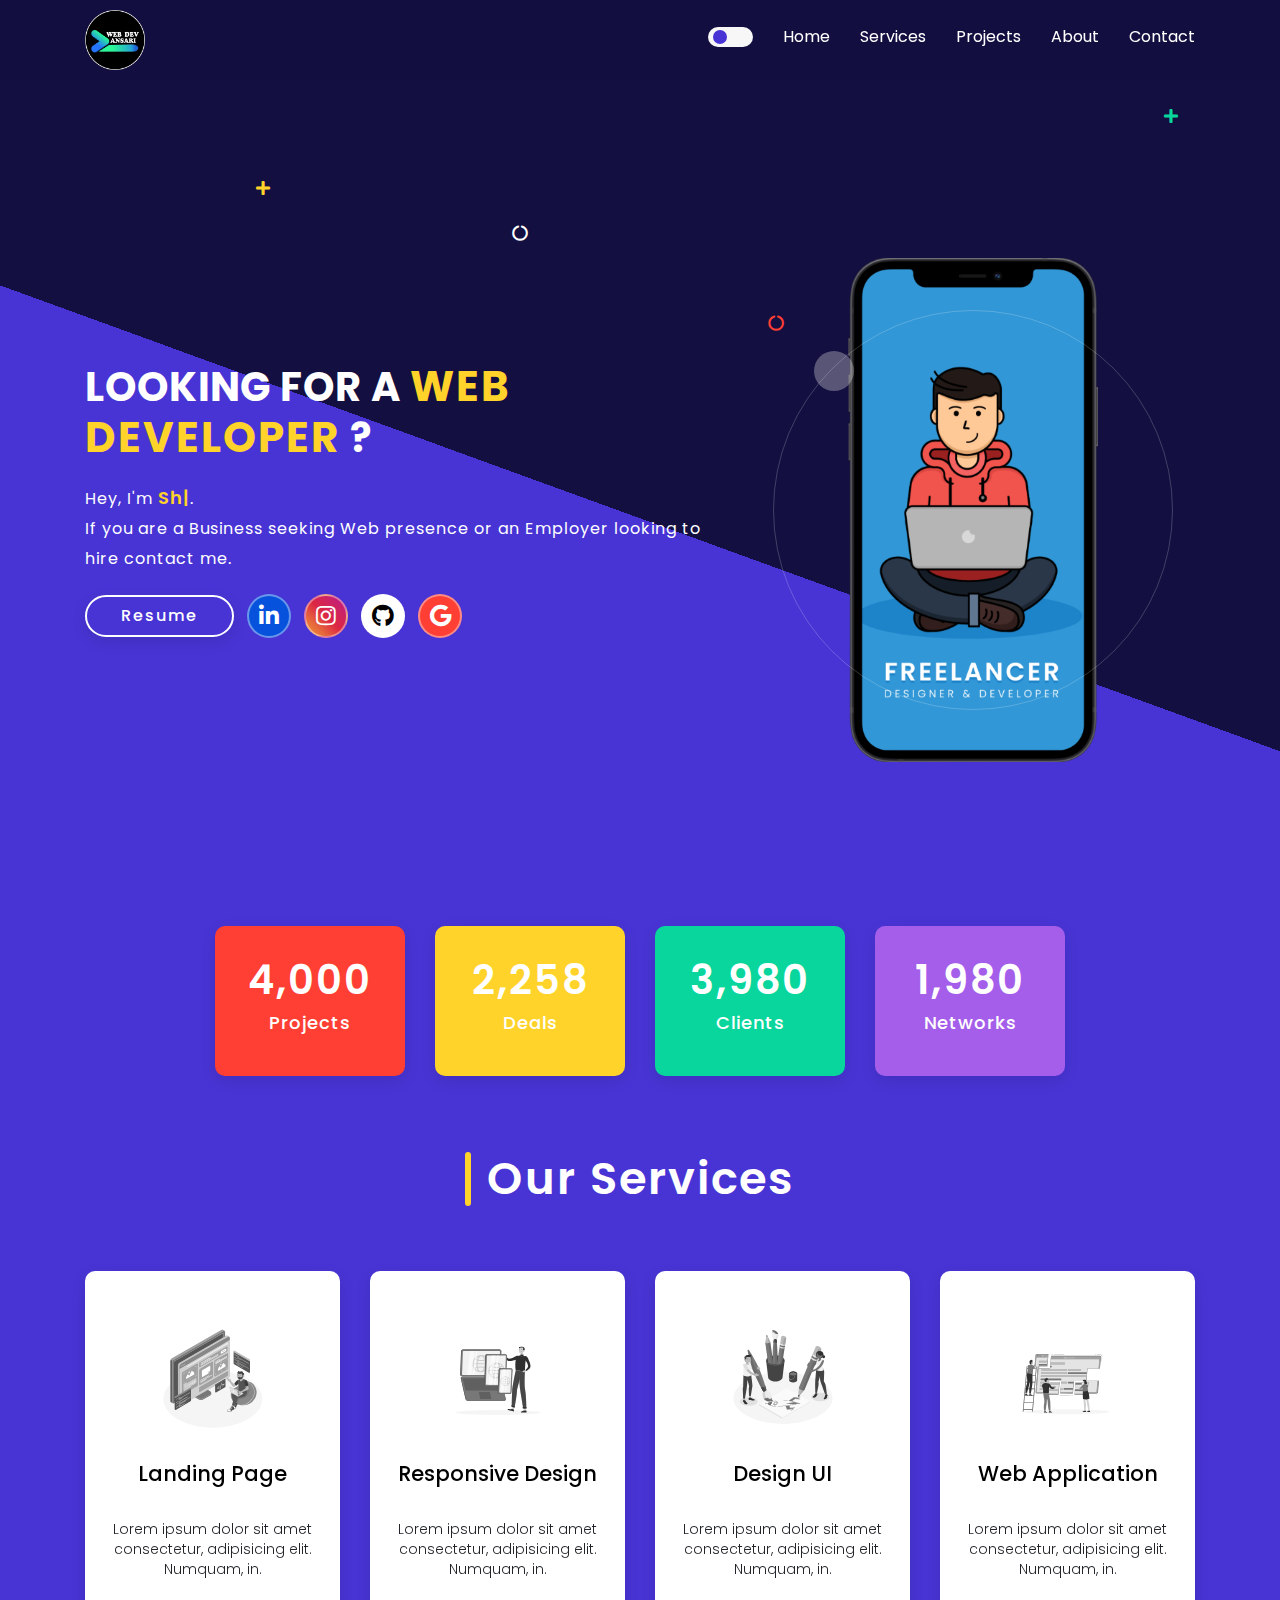
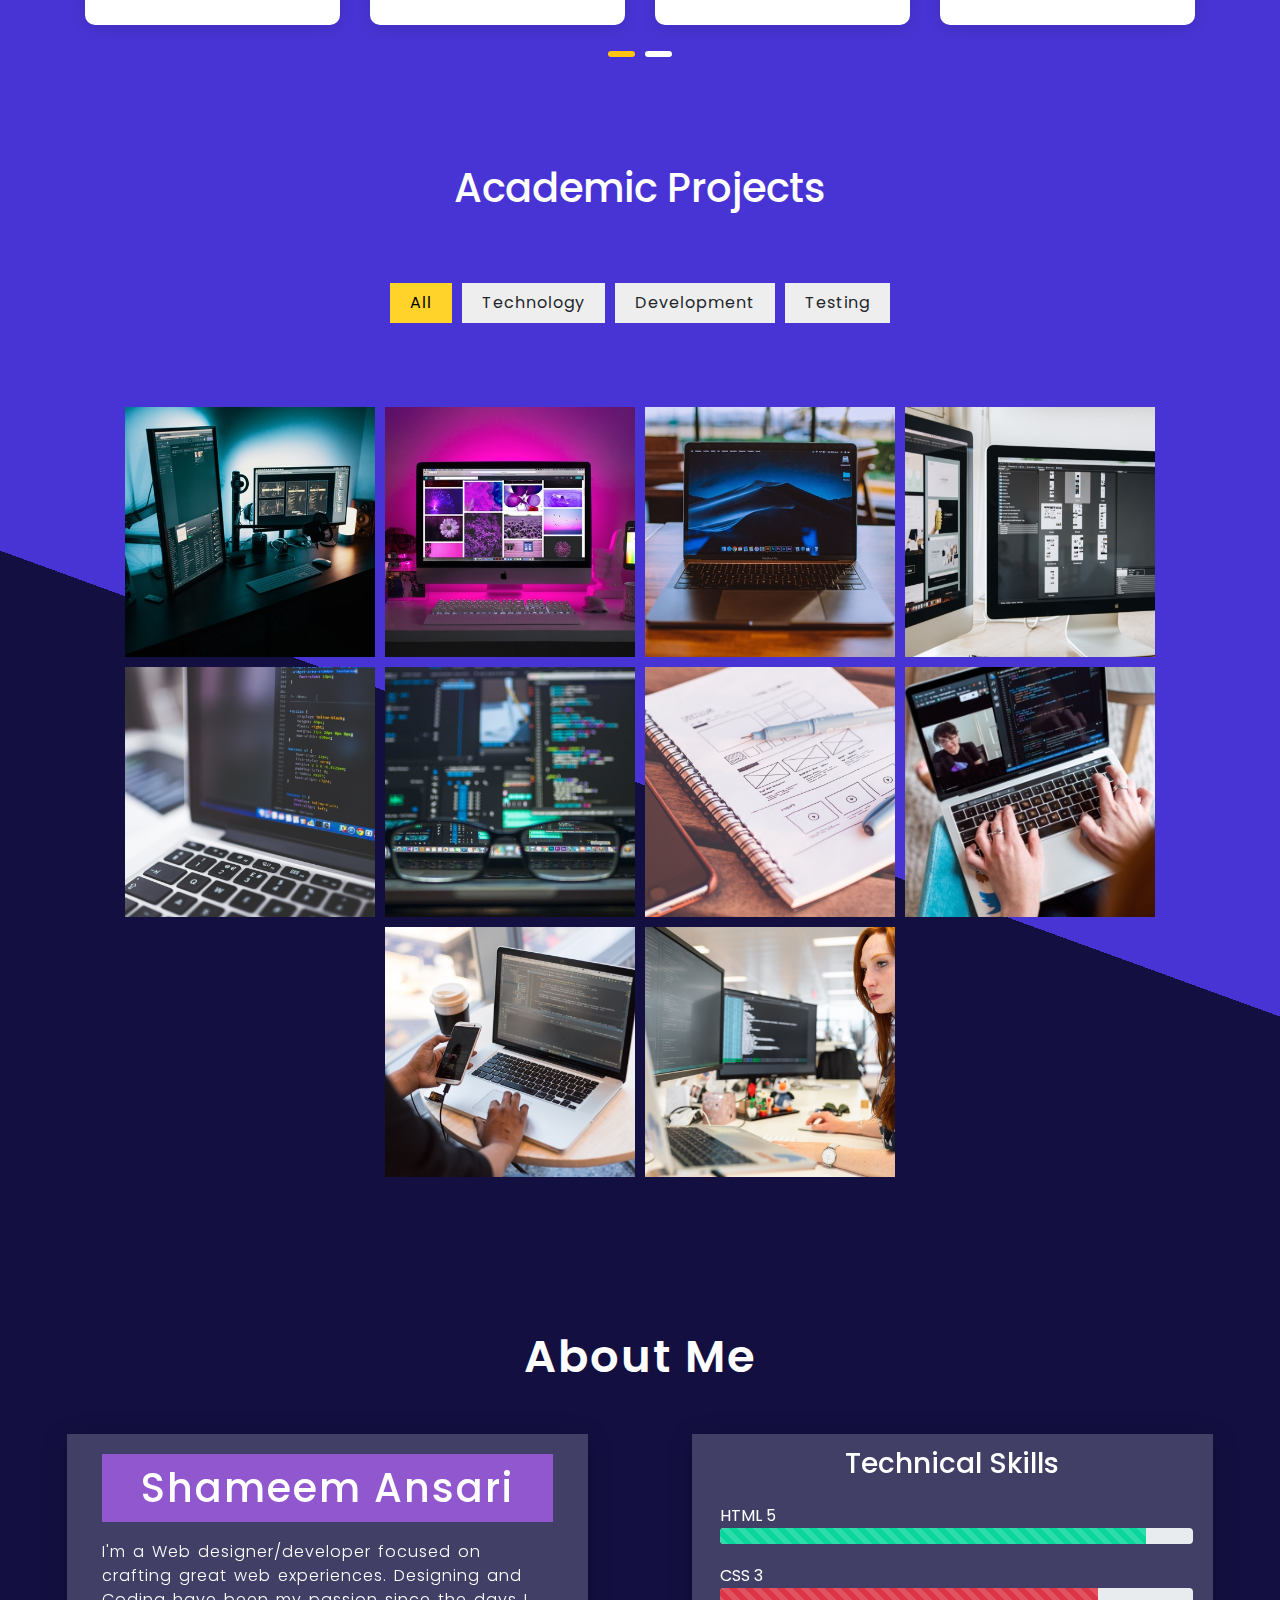
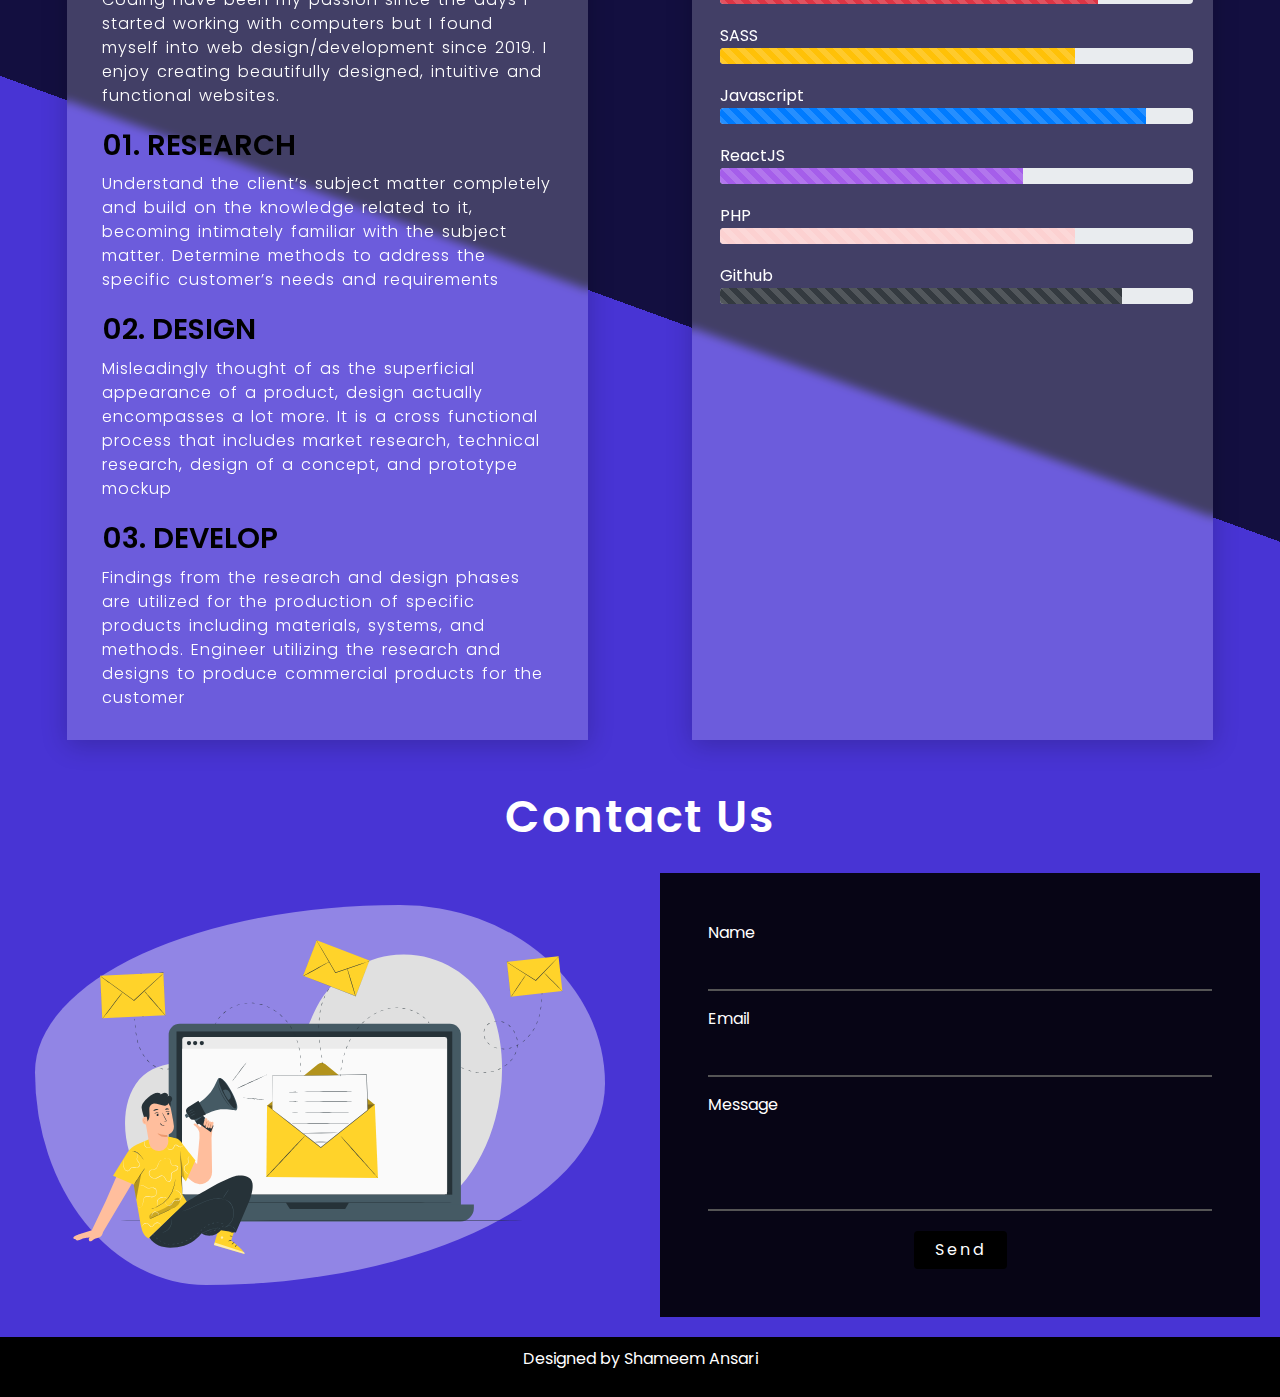
<file: index.html>
<!DOCTYPE html>
<html lang="en">
  <head>
    <meta charset="UTF-8" />
    <meta name="theme-color" content="#192a56" />
    <meta name="viewport" content="width=device-width, initial-scale=1.0" />
    <title>Web Developer Ansari | Portfolio</title>
    <!-- Links -->
    <link rel="apple-touch-icon" sizes="180x180" href="assets/image/icons/apple-touch-icon.png" />
    <link rel="icon" type="image/png" sizes="32x32" href="assets/image/icons/favicon-32x32.png" />
    <link rel="icon" type="image/png" sizes="16x16" href="assets/image/icons/favicon-16x16.png" />
    <link rel="manifest" href="assets/image/icons/site.webmanifest" />
    <link rel="mask-icon" href="assets/image/icons/safari-pinned-tab.svg" />
    <meta name="msapplication-TileColor" content="#da532c" />
    <meta name="theme-color" content="#ffffff" />
    <link rel="stylesheet" href="https://maxcdn.bootstrapcdn.com/bootstrap/4.5.2/css/bootstrap.min.css" />
    <link rel="stylesheet" href="https://cdnjs.cloudflare.com/ajax/libs/font-awesome/5.15.1/css/all.min.css" />
    <link rel="stylesheet" href="assets/css/owl.carousel.min.css" />
    <link rel="stylesheet" href="assets/css/style.css" />
    <!-- Links End -->
  </head>
  <body>
    <div class="navigate">
      <i class="fa fa-arrow-up"></i>
    </div>
    <!-- Nav -->
    <nav class="navbar navbar-expand-md fixed-top navbar-dark">
      <div class="container">
        <a class="navbar-brand" href="#"><img src="assets/image/logo.png" alt="Logo" /></a>
        <button class="navbar-toggler" type="button" data-toggle="collapse" data-target="#collapsibleNavbar">
          <span class="fa fa-bars"></span>
        </button>
        <div class="collapse navbar-collapse" id="collapsibleNavbar">
          <ul class="navbar-nav ml-auto">
            <li class="nav-item">
              <span class="nav-link darkmode">
                <label for="darkmodewrap" class="darkmodeswitch">
                  <input type="checkbox" id="darkmodewrap" />
                  <span class="darkmodeswitch-ball"></span>
                </label>
              </span>
            </li>
            <li class="nav-item">
              <a class="nav-link" href="#home">Home</a>
            </li>
            <li class="nav-item">
              <a class="nav-link" href="#services">Services</a>
            </li>

            <li class="nav-item">
              <a class="nav-link" href="#projects">Projects</a>
            </li>
            <li class="nav-item">
              <a class="nav-link" href="#about">About</a>
            </li>
            <li class="nav-item">
              <a class="nav-link" href="#contact">Contact</a>
            </li>
          </ul>
        </div>
      </div>
    </nav>
    <!-- Nav End -->

    <!-- Home -->
    <section id="home" class="home d-flex align-items-center">
      <div class="effect-wrap">
        <span class="fas fa-plus effect effect-1"></span>
        <span class="fas fa-plus effect effect-2"></span>
        <span class="fas fa-circle-notch effect effect-3"></span>
        <span class="fas fa-circle-notch effect effect-4"></span>
      </div>
      <div class="container">
        <div class="row align-items-center">
          <div class="col-md-7">
            <div class="home-text">
              <h1>Looking for a <span>Web Developer</span> ?</h1>
              <p>
                Hey, I'm <span id="typed"></span>. <br />
                If you are a Business seeking Web presence or an Employer looking to hire contact me.
              </p>
            </div>
            <div class="home-btn text-center text-md-left">
              <button type="button" id="resumedownload" class="btn d-block d-sm-inline-block mx-auto mb-4 mb-sm-0">Resume</button>
              <a href="https://www.linkedin.com/in/shameem-ansari-519028196/" target="_blank" class="btn linkedin"><i class="fab fa-linkedin-in"></i></a>
              <a href="https://www.instagram.com/webdev_ansari/" target="_blank" class="btn instagram"><i class="fab fa-instagram"></i></a>
              <a href="https://github.com/shameemansari" target="_blank" class="btn github"><i class="fab fa-github"></i></a>
              <a href="mailto:ansari.shameem80@gmail.com" target="_blank" class="btn google"><i class="fab fa-google"></i></a>
            </div>
          </div>
          <div class="col-md-5 text-center my-4">
            <div class="home-img">
              <div class="circle"></div>
              <img src="assets/image/ss-1.png" alt="Screen Shot" />
            </div>
          </div>
        </div>
      </div>
    </section>
    <!-- Home End -->

    <!-- Services -->
    <section id="services" class="services">
      <div class="container py-3">
        <div class="row justify-content-center">
          <div class="col-sm-4 col-md-3 col-lg-2 services-tab-wrap">
            <h1>4,000</h1>
            <p>Projects</p>
          </div>
          <div class="col-sm-4 col-md-3 col-lg-2 services-tab-wrap">
            <h1>2,258</h1>
            <p>Deals</p>
          </div>
          <div class="col-sm-4 col-md-3 col-lg-2 services-tab-wrap">
            <h1>3,980</h1>
            <p>Clients</p>
          </div>
          <div class="col-sm-4 col-md-3 col-lg-2 services-tab-wrap">
            <h1>1,980</h1>
            <p>Networks</p>
          </div>
        </div>
      </div>

      <div class="container">
        <div class="row justify-content-center">
          <div class="col-md-8">
            <div class="services-wrap">
              <h1 class="services-wrap-title">Our services</h1>
            </div>
          </div>
        </div>
        <!-- Team Coursel -->
        <div class="row">
          <div class="services-carousel owl-carousel">
            <div class="services-item">
              <div class="icon">
                <img src="assets/image/landing.svg" alt="Landing Page" />
              </div>
              <h3>landing page</h3>
              <p>Lorem ipsum dolor sit amet consectetur, adipisicing elit. Numquam, in.</p>
            </div>
            <div class="services-item">
              <div class="icon">
                <img src="assets/image/responsive.svg" alt="Responsive" />
              </div>
              <h3>responsive design</h3>
              <p>Lorem ipsum dolor sit amet consectetur, adipisicing elit. Numquam, in.</p>
            </div>
            <div class="services-item">
              <div class="icon">
                <img src="assets/image/design.svg" alt="Design UI/UX" />
              </div>
              <h3>design UI</h3>
              <p>Lorem ipsum dolor sit amet consectetur, adipisicing elit. Numquam, in.</p>
            </div>
            <div class="services-item">
              <div class="icon">
                <img src="assets/image/webapp.svg" alt="Web Application" />
              </div>
              <h3>web application</h3>
              <p>Lorem ipsum dolor sit amet consectetur, adipisicing elit. Numquam, in.</p>
            </div>
            <div class="services-item">
              <div class="icon">
                <img src="assets/image/ecommerce.svg" alt="E-commerce" />
              </div>
              <h3>e-commerce</h3>
              <p>Lorem ipsum dolor sit amet consectetur, adipisicing elit. Numquam, in.</p>
            </div>
            <div class="services-item">
              <div class="icon">
                <img src="assets/image/social.svg" alt="Social Media Platform" />
              </div>
              <h3>social media platform</h3>
              <p>Lorem ipsum dolor sit amet consectetur, adipisicing elit. Numquam, in.</p>
            </div>
          </div>
        </div>
        <!-- Team Coursel End -->
      </div>
    </section>
    <!-- Services End -->
    <!-- Projects -->
    <section id="projects" class="projects">
      <div class="container-fluid">
        <div class="row justify-content-center mb-5">
          <div class="col-sm-8 text-center">
            <h1 class="text-white">Academic Projects</h1>
          </div>
        </div>
      </div>
      <div class="container-fluid">
        <div class="row justify-content-center">
          <div class="col-md-10">
            <ul>
              <li class="list active" data-filter="all">All</li>
              <li class="list" data-filter="tech">Technology</li>
              <li class="list" data-filter="dev">Development</li>
              <li class="list" data-filter="test">Testing</li>
            </ul>
          </div>
          <div class="projects-tab my-5">
            <div class="projects-tab-item tech"><img src="assets/image/gallery/tech1.jpg" alt="" /></div>
            <div class="projects-tab-item tech"><img src="assets/image/gallery/tech2.jpg" alt="" /></div>
            <div class="projects-tab-item tech"><img src="assets/image/gallery/tech3.jpg" alt="" /></div>
            <div class="projects-tab-item tech"><img src="assets/image/gallery/tech4.jpg" alt="" /></div>
            <div class="projects-tab-item dev"><img src="assets/image/gallery/web1.jpg" alt="" /></div>
            <div class="projects-tab-item dev"><img src="assets/image/gallery/web2.jpg" alt="" /></div>
            <div class="projects-tab-item dev"><img src="assets/image/gallery/web3.jpg" alt="" /></div>
            <div class="projects-tab-item test"><img src="assets/image/gallery/test1.jpg" alt="" /></div>
            <div class="projects-tab-item test"><img src="assets/image/gallery/test2.jpg" alt="" /></div>
            <div class="projects-tab-item test"><img src="assets/image/gallery/test3.jpg" alt="" /></div>
          </div>
        </div>
      </div>
    </section>
    <!-- Projects End -->

    <!-- About -->
    <section id="about" class="about">
      <div class="container-fluid">
        <div class="about-wrap">
          <h1>About Me</h1>
        </div>
        <div class="row about-content justify-content-center">
          <div class="col-md-5 about-jumbo">
            <div class="about-content-message">
              <h1>Shameem Ansari</h1>
              <p class="lead">
                I'm a Web designer/developer focused on crafting great web experiences. Designing and Coding have been my passion since the days I started working with
                computers but I found myself into web design/development since 2019. I enjoy creating beautifully designed, intuitive and functional websites.
              </p>
              <div class="row">
                <div class="col-12">
                  <h5>01. Research</h5>
                  <p class="lead">
                    Understand the client’s subject matter completely and build on the knowledge related to it, becoming intimately familiar with the subject matter.
                    Determine methods to address the specific customer’s needs and requirements
                  </p>
                </div>
                <div class="col-12">
                  <h5>02. Design</h5>
                  <p class="lead">
                    Misleadingly thought of as the superficial appearance of a product, design actually encompasses a lot more. It is a cross functional process that
                    includes market research, technical research, design of a concept, and prototype mockup
                  </p>
                </div>
                <div class="col-12">
                  <h5>03. Develop</h5>
                  <p class="lead">
                    Findings from the research and design phases are utilized for the production of specific products including materials, systems, and methods. Engineer
                    utilizing the research and designs to produce commercial products for the customer
                  </p>
                </div>
              </div>
            </div>
          </div>
          <div class="col-md-1"></div>
          <div class="col-md-5 about-jumbo">
            <div class="about-content-progress">
              <h3 class="text-center my-2 h3">Technical Skills</h3>
              <ul class="pl-2 my-4">
                <li>
                  HTML 5 <br />
                  <div class="progress">
                    <div class="progress-bar bg-green progress-bar-striped progress-bar-animated" role="progressbar" style="width: 90%"></div>
                  </div>
                </li>
                <li>
                  CSS 3 <br />
                  <div class="progress">
                    <div class="progress-bar bg-danger progress-bar-striped progress-bar-animated" role="progressbar" style="width: 80%"></div>
                  </div>
                </li>
                <li>
                  SASS <br />
                  <div class="progress">
                    <div class="progress-bar bg-warning progress-bar-striped progress-bar-animated" role="progressbar" style="width: 75%"></div>
                  </div>
                </li>
                <li>
                  Javascript <br />
                  <div class="progress">
                    <div class="progress-bar progress-bar-striped progress-bar-animated" role="progressbar" style="width: 90%"></div>
                  </div>
                </li>
                <li>
                  ReactJS <br />
                  <div class="progress">
                    <div class="progress-bar bg-purple progress-bar-striped progress-bar-animated" role="progressbar" style="width: 64%"></div>
                  </div>
                </li>
                <li>
                  PHP <br />
                  <div class="progress">
                    <div class="progress-bar bg-orange progress-bar-striped progress-bar-animated" role="progressbar" style="width: 75%"></div>
                  </div>
                </li>
                <li>
                  Github <br />
                  <div class="progress">
                    <div class="progress-bar bg-dark progress-bar-striped progress-bar-animated" role="progressbar" style="width: 85%"></div>
                  </div>
                </li>
              </ul>
            </div>
          </div>
        </div>
      </div>
    </section>
    <!-- About End -->

    <!-- Contact  -->
    <section id="contact" class="contact">
      <div class="container-fluid">
        <div class="contact-wrap">
          <h1>Contact Us</h1>
        </div>
        <div class="row align-items-center justify-content-between">
          <div class="col-lg-6">
            <div class="contactimg">
              <img src="assets/image/contactus.svg" alt="Contact Us" class="img-fluid" />
            </div>
          </div>
          <div class="col-lg-6">
            <form class="contact-card p-5" autocomplete="off">
              <div class="form-group">
                <label for="contactName">Name</label>
                <input type="text" class="form-control" id="contactName" />
              </div>
              <div class="form-group">
                <label for="contactEmail">Email</label>
                <input type="email" class="form-control" id="contactEmail" />
              </div>
              <div class="form-group">
                <label for="contactMessage">Message</label>
                <textarea class="form-control" id="contactMessage" rows="3"></textarea>
              </div>
              <button type="button" class="btn">Send</button>
            </form>
          </div>
        </div>
      </div>
    </section>
    <!-- Contact End -->

    <!-- Footer -->
    <footer>
      <div class="container">
        <div class="row justify-content-center align-items-center">
          <p>Designed by Shameem Ansari</p>
        </div>
      </div>
    </footer>
    <!-- Footer End -->

    <!-- Scripts -->
    <script src="https://ajax.googleapis.com/ajax/libs/jquery/3.5.1/jquery.min.js"></script>
    <script src="https://maxcdn.bootstrapcdn.com/bootstrap/4.5.2/js/bootstrap.min.js"></script>
    <script src="https://cdnjs.cloudflare.com/ajax/libs/popper.js/1.16.0/umd/popper.min.js"></script>
    <script src="assets/js/typed.min.js"></script>
    <script src="assets/js/owl.carousel.min.js"></script>
    <script src="assets/js/scrollIt.min.js"></script>
    <script src="assets/js/main.js"></script>
    <!-- Scripts End -->
  </body>
</html>
</file>
<file: assets/css/style.css>
@import url("https://fonts.googleapis.com/css2?family=Poppins:wght@300;400;500;600;700;800&display=swap");
.bg-purple {
  background-color: #a55eea !important;
}

.bg-green {
  background-color: #09d69c !important;
}

.bg-orange {
  background-color: #fcd1d1 !important;
}

*,
::after,
::before {
  margin: 0;
  padding: 0;
  -webkit-box-sizing: border-box;
          box-sizing: border-box;
  outline: none !important;
}

html {
  overflow-x: hidden;
  scroll-behavior: smooth;
}

ul {
  list-style: none;
}

a {
  text-decoration: none;
}

a:hover {
  text-decoration: none;
}

.navigate {
  position: fixed;
  bottom: 40px;
  right: 40px;
  height: 40px;
  width: 40px;
  background-color: #ff3f34;
  color: #ffffff;
  border-radius: 50%;
  display: -webkit-box;
  display: -ms-flexbox;
  display: flex;
  -webkit-box-pack: center;
      -ms-flex-pack: center;
          justify-content: center;
  -webkit-box-align: center;
      -ms-flex-align: center;
          align-items: center;
  padding: 10px;
  z-index: 2000;
  opacity: 0;
  visibility: hidden;
  cursor: pointer;
  -webkit-transition: all 0.5s ease-in-out;
  transition: all 0.5s ease-in-out;
}

.navigate i {
  font-size: 1.2rem;
}

.navigate.visible {
  opacity: 1;
  visibility: visible;
}

body {
  font-size: 16px;
  font-weight: 400;
  background-color: #4834d4;
  font-family: 'Poppins', sans-serif;
  -webkit-transition: all 0.5s ease-in-out;
  transition: all 0.5s ease-in-out;
}

body.dark {
  background-color: rgba(0, 0, 0, 0.9);
}

body.dark .navigate {
  background-color: #ffd32a;
  color: rgba(0, 0, 0, 0.8);
}

body.dark .navbar {
  background-color: rgba(72, 84, 96, 0.9);
}

body.dark .home {
  background: linear-gradient(200deg, #485460 55%, transparent 45%);
}

body.dark .home-text > * {
  color: #f7f7f7;
}

body.dark .services-tab-wrap {
  color: #000;
}

body.dark .services-item {
  background-color: #485460;
}

body.dark .services-item > *,
body.dark .services-item i {
  color: #ffffff;
}

body.dark .services-item .icon::before {
  background-color: rgba(9, 214, 156, 0.75);
}

body.dark .projects {
  background: linear-gradient(200deg, transparent 55%, #485460 45%);
}

body.dark .about {
  background: linear-gradient(200deg, #485460 55%, transparent 45%);
}

body.dark .contact-card {
  background-color: #555555;
}

body.dark .contact input,
body.dark .contact textarea {
  border-bottom: 2px solid #555555;
}

body.dark .contact input:focus, body.dark .contact input:active,
body.dark .contact textarea:focus,
body.dark .contact textarea:active {
  border-bottom: 2px solid #ffffff;
}

.navbar {
  background-color: rgba(19, 15, 64, 0.9);
  padding: 5px 10px;
  z-index: 20000;
}

.navbar > .container {
  padding: 0 15px;
}

.navbar-toggler {
  border: none;
}

.navbar-toggler .fa {
  color: white !important;
  font-size: 1.6rem;
}

.navbar-brand {
  font-size: 30px;
  color: #ffffff;
  font-weight: 500;
  line-height: 2rem;
  letter-spacing: 2px;
  margin: 0;
}

.navbar-brand img {
  display: block;
  max-width: 60px;
}

.navbar .darkmodeswitch {
  position: relative;
  display: inline-block;
  margin-top: 2px;
  width: 45px;
  height: 20px;
}

.navbar .darkmodeswitch input {
  opacity: 0;
  height: 0;
  width: 0;
}

.navbar .darkmodeswitch input:checked + .darkmodeswitch-ball {
  background-color: #000;
}

.navbar .darkmodeswitch input:checked + .darkmodeswitch-ball::before {
  -webkit-transform: translateX(20px);
          transform: translateX(20px);
  background-color: #ffd32a;
}

.navbar .darkmodeswitch-ball {
  position: absolute;
  cursor: pointer;
  border-radius: 20px;
  top: 0;
  left: 0;
  right: 0;
  bottom: 0;
  background-color: #f7f7f7;
  -webkit-transition: 0.4s;
  transition: 0.4s;
}

.navbar .darkmodeswitch-ball::before {
  content: '';
  position: absolute;
  height: 14px;
  width: 14px;
  left: 5px;
  bottom: 3px;
  border-radius: 50%;
  background-color: #4834d4;
  -webkit-transition: 0.4s ease-in-out;
  transition: 0.4s ease-in-out;
}

.navbar .nav-item {
  margin: 10px 0 10px 30px;
  text-align: center;
}

.navbar .nav-item .nav-link {
  display: inline-block;
  color: #ffffff;
  text-transform: capitalize;
  font-size: 16px;
  font-weight: 400;
  padding: 5px 0;
  position: relative;
  -webkit-transition: all 0.6s ease-in-out;
  transition: all 0.6s ease-in-out;
}

.navbar .nav-item .nav-link:not(.darkmode):hover {
  color: #ffd32a;
}

.navbar .nav-item .nav-link:not(.darkmode):hover::before {
  -webkit-transform: scale(1);
          transform: scale(1);
}

.navbar .nav-item .nav-link::before {
  content: '';
  position: absolute;
  height: 2px;
  left: 0;
  right: 0;
  bottom: 0;
  background-color: #ffffff;
  -webkit-transform: scale(0);
          transform: scale(0);
  -webkit-transition: all 0.5s ease;
  transition: all 0.5s ease;
}

.home {
  min-height: 100vh;
  width: 100%;
  padding: 120px 20px 0 20px;
  background: linear-gradient(200deg, #130f40 55%, transparent 45%);
  position: relative;
  z-index: 1;
}

.home .effect {
  position: absolute;
}

.home .effect-1 {
  top: 20%;
  left: 20%;
  color: #ffd32a;
  font-size: 1rem;
  -webkit-animation: spin 3s linear infinite;
          animation: spin 3s linear infinite;
}

.home .effect-2 {
  top: 12%;
  right: 8%;
  color: #09d69c;
  font-size: 1rem;
  -webkit-animation: spin 8s linear infinite;
          animation: spin 8s linear infinite;
}

.home .effect-3 {
  top: 35%;
  left: 60%;
  color: #ff3f34;
  font-size: 1rem;
  -webkit-animation: spin 2s linear infinite;
          animation: spin 2s linear infinite;
}

.home .effect-4 {
  top: 25%;
  left: 40%;
  color: #ffffff;
  font-size: 1rem;
  -webkit-animation: bounce 4s linear infinite;
          animation: bounce 4s linear infinite;
}

.home-text h1 {
  font-size: 40px;
  font-weight: 700;
  margin: 0 0 20px;
  color: #ffffff;
  text-transform: uppercase;
  letter-spacing: 1px;
}

.home-text h1 span {
  font-size: 42px;
  letter-spacing: 2px;
  color: #ffd32a;
}

.home-text p {
  font-weight: 400;
  color: #ffffff;
  line-height: 30px;
  letter-spacing: 1px;
  font-family: 'Poppins', sans-serif;
}

.home-text p span {
  font-size: 18px;
  color: #ffd32a;
  font-weight: 600;
}

.home-btn {
  font-size: 0.8rem;
  margin: 20px 0;
}

.home-btn button {
  padding: 7px 34px;
  border-radius: 50px;
  -webkit-box-shadow: 0 5px 15px rgba(0, 0, 0, 0.1);
          box-shadow: 0 5px 15px rgba(0, 0, 0, 0.1);
  font-weight: 500;
  letter-spacing: 2px;
  margin-right: 10px;
  color: #ffffff;
  border: 2px solid #ffffff;
  -webkit-transition: all 0.6s ease-in-out;
  transition: all 0.6s ease-in-out;
}

.home-btn button:hover {
  color: #000;
  background-color: #ffd32a;
  border: 2px solid #ffd32a;
  -webkit-box-shadow: 0 5px 15px rgba(255, 255, 255, 0.1);
          box-shadow: 0 5px 15px rgba(255, 255, 255, 0.1);
}

.home-btn a {
  display: inline-block;
  height: 40px;
  width: 40px;
  position: relative;
  border-radius: 50%;
  margin-left: 10px;
  padding: 20px;
  border: 2px solid rgba(255, 255, 255, 0.4);
}

.home-btn a i {
  position: absolute;
  top: 50%;
  left: 50%;
  -webkit-transform: translate(-50%, -50%);
          transform: translate(-50%, -50%);
  font-size: 1.4rem;
  color: #ffffff;
}

.home-btn a.linkedin {
  background-color: #0652dd;
}

.home-btn a.instagram {
  background: linear-gradient(45deg, #f09433 0%, #e6683c 25%, #dc2743 50%, #cc2366 75%, #bc1888 100%);
}

.home-btn a.github {
  background-color: #ffffff;
}

.home-btn a.github i {
  color: #000;
}

.home-btn a.google {
  background-color: #ff3f34;
}

.home-img {
  position: relative;
}

.home-img .circle {
  position: absolute;
  top: 50%;
  left: 50%;
  -webkit-transform: translate(-50%, -50%);
          transform: translate(-50%, -50%);
  height: 400px;
  width: 400px;
  border-radius: 50%;
  border: 1px solid rgba(255, 255, 255, 0.2);
  z-index: 1;
}

.home-img .circle::before {
  content: '';
  z-index: 2;
  position: absolute;
  height: 40px;
  width: 40px;
  top: 40px;
  left: 40px;
  border-radius: 50%;
  background-color: rgba(247, 247, 247, 0.3);
  -webkit-transform-origin: 160px 160px;
          transform-origin: 160px 160px;
  -webkit-animation: spin 10s linear infinite;
          animation: spin 10s linear infinite;
}

.home-img img {
  max-width: 250px;
  width: 100%;
  -webkit-animation: bounce 2s linear infinite;
          animation: bounce 2s linear infinite;
}

.services-tab-wrap {
  min-height: 150px;
  display: -webkit-box;
  display: -ms-flexbox;
  display: flex;
  -webkit-box-orient: vertical;
  -webkit-box-direction: normal;
      -ms-flex-flow: column wrap;
          flex-flow: column wrap;
  -webkit-box-pack: center;
      -ms-flex-pack: center;
          justify-content: center;
  -webkit-box-align: center;
      -ms-flex-align: center;
          align-items: center;
  border-radius: 10px;
  -webkit-box-shadow: 0 5px 15px rgba(0, 0, 0, 0.1);
          box-shadow: 0 5px 15px rgba(0, 0, 0, 0.1);
  color: #ffffff;
  margin: 10px 15px;
}

.services-tab-wrap:nth-child(1) {
  background-color: #ff3f34;
}

.services-tab-wrap:nth-child(2) {
  background-color: #ffd32a;
}

.services-tab-wrap:nth-child(3) {
  background-color: #09d69c;
}

.services-tab-wrap:nth-child(4) {
  background-color: #a55eea;
}

.services-tab-wrap h1 {
  font-size: 40px;
  font-weight: 600;
  letter-spacing: 2px;
  margin: 5px 0;
}

.services-tab-wrap p {
  font-size: 18px;
  text-align: center;
  letter-spacing: 1px;
  font-weight: 500;
}

.services-carousel .owl-dots {
  text-align: center;
}

.services-carousel .owl-dots button.owl-dot {
  display: inline-block;
  height: 6px;
  width: 27px;
  border-radius: 10px;
  background-color: #fff;
  margin: 0 5px;
}

.services-carousel .owl-dots button.owl-dot.active {
  background-color: #ffc312;
}

.services-wrap {
  display: -webkit-box;
  display: -ms-flexbox;
  display: flex;
  -webkit-box-pack: center;
      -ms-flex-pack: center;
          justify-content: center;
}

.services-wrap-title {
  text-align: center;
  width: 350px;
  position: relative;
  font-size: 2.8rem;
  color: #ffffff;
  letter-spacing: 2px;
  font-weight: 600;
  text-transform: capitalize;
  margin: 50px 0;
  font-family: 'Poppins', sans-serif;
}

.services-wrap-title::before {
  content: '';
  position: absolute;
  top: 0;
  left: 0;
  height: 100%;
  width: 6px;
  border-radius: 10px;
  background-color: #ffd32a;
}

.services-item {
  min-height: 200px;
  margin: 15px;
  padding: 30px 20px;
  -webkit-box-shadow: 0 5px 15px rgba(0, 0, 0, 0.1);
          box-shadow: 0 5px 15px rgba(0, 0, 0, 0.1);
  border-radius: 10px;
  text-align: center;
  position: relative;
  background-color: #ffffff;
}

.services-item:hover .icon img {
  -webkit-filter: grayscale(0);
          filter: grayscale(0);
}

.services-item:hover .icon::before {
  left: 0;
  opacity: 0.5;
}

.services-item:hover::before {
  opacity: 0.6;
  left: 10%;
}

.services-item:hover::after {
  opacity: 0.6;
  right: 10%;
}

.services-item::before {
  content: '';
  position: absolute;
  top: 45%;
  left: 0;
  height: 15px;
  width: 15px;
  background-color: #ff3f34;
  border-radius: 50%;
  opacity: 0;
  -webkit-transition: all 0.6s ease-in;
  transition: all 0.6s ease-in;
}

.services-item::after {
  content: '';
  position: absolute;
  bottom: 10%;
  right: 0;
  height: 45px;
  width: 45px;
  background-color: #ffd32a;
  border-radius: 50%;
  opacity: 0;
  -webkit-transition: all 0.6s ease-in;
  transition: all 0.6s ease-in;
}

.services-item .icon {
  height: 150px;
  width: 150px;
  text-align: center;
  margin: 0 auto 10px;
  position: relative;
  display: -webkit-box;
  display: -ms-flexbox;
  display: flex;
  -webkit-box-pack: center;
      -ms-flex-pack: center;
          justify-content: center;
  -webkit-box-align: center;
      -ms-flex-align: center;
          align-items: center;
}

.services-item .icon img {
  max-width: 110px;
  -webkit-filter: grayscale(1);
          filter: grayscale(1);
  margin: 0 auto;
  z-index: 2;
  -webkit-transition: color 0.3s ease-in-out;
  transition: color 0.3s ease-in-out;
}

.services-item .icon::before {
  content: '';
  -webkit-transition: all 0.3s ease-in-out;
  transition: all 0.3s ease-in-out;
  position: absolute;
  z-index: 1;
  height: 100%;
  width: 100%;
  background-color: #a55eea;
  border-radius: 50%;
  top: 0;
  left: 100%;
  opacity: 0;
}

.services-item h3 {
  font-size: 21px;
  min-height: 50px;
  color: #000;
  font-weight: 500;
  text-transform: capitalize;
}

.services-item p {
  font-size: 14px;
  font-weight: 300;
  line-height: 20px;
  padding: 0 5px;
}

.projects {
  min-height: 100vh;
  padding: 100px 0;
  background: linear-gradient(200deg, transparent 55%, #130f40 45%);
}

.projects ul {
  display: -webkit-box;
  display: -ms-flexbox;
  display: flex;
  -ms-flex-wrap: wrap;
      flex-wrap: wrap;
  -webkit-box-pack: center;
      -ms-flex-pack: center;
          justify-content: center;
}

.projects ul li {
  list-style: none;
  background-color: #eee;
  padding: 8px 20px;
  margin: 15px 5px;
  letter-spacing: 1px;
  cursor: pointer;
}

.projects ul li.active {
  color: #000;
  background-color: #ffd32a;
}

.projects-tab {
  min-height: 600px;
  display: -webkit-box;
  display: -ms-flexbox;
  display: flex;
  -ms-flex-wrap: wrap;
      flex-wrap: wrap;
  -webkit-box-pack: center;
      -ms-flex-pack: center;
          justify-content: center;
}

.projects-tab-item {
  position: relative;
  height: 250px;
  width: 250px;
  margin: 5px;
}

.projects-tab-item img {
  -o-object-fit: cover;
     object-fit: cover;
  position: absolute;
  top: 0;
  left: 0;
  width: 100%;
  height: 100%;
}

.about {
  min-height: 100vh;
  background: linear-gradient(200deg, #130f40 55%, transparent 45%);
}

.about-jumbo {
  background-color: rgba(255, 255, 255, 0.2);
  -webkit-box-shadow: 0 5px 25px rgba(0, 0, 0, 0.2);
          box-shadow: 0 5px 25px rgba(0, 0, 0, 0.2);
  -webkit-backdrop-filter: blur(5px);
          backdrop-filter: blur(5px);
  color: #ffffff;
}

.about-wrap {
  text-align: center;
}

.about-wrap h1 {
  position: relative;
  font-size: 2.8rem;
  color: #ffffff;
  letter-spacing: 2px;
  font-weight: 600;
  text-transform: capitalize;
  font-family: 'Poppins', sans-serif;
}

.about-content {
  z-index: 10;
  min-height: 50vh;
  width: 100%;
  margin: 50px auto;
}

.about-content-message {
  height: 100%;
  width: 100%;
  display: -webkit-box;
  display: -ms-flexbox;
  display: flex;
  -webkit-box-orient: vertical;
  -webkit-box-direction: normal;
      -ms-flex-direction: column;
          flex-direction: column;
  -webkit-box-align: center;
      -ms-flex-align: center;
          align-items: center;
  padding: 20px;
}

.about-content-message h1 {
  font-family: 'Poppins', sans-serif;
  text-align: center;
  background-color: rgba(165, 94, 234, 0.8);
  padding: 10px;
  letter-spacing: 2px;
  width: 100%;
}

.about-content-message h5 {
  margin: 10px 0;
  font-size: 1.8rem;
  font-weight: 600;
  font-family: 'Poppins', sans-serif;
  text-transform: uppercase;
  color: #000;
}

.about-content-message p {
  width: 100%;
  letter-spacing: 1px;
  word-spacing: 2px;
  margin: 10px 0;
  font-size: 1rem;
}

.about-content-progress {
  height: 100%;
  width: 100%;
  padding: 5px;
}

.about-content-progress ul li {
  margin: 20px 0;
}

.contact {
  min-height: 50vh;
  width: 100%;
  padding: 0;
}

.contactimg {
  border-radius: 64% 36% 70% 30% / 44% 47% 53% 56%;
  background-color: rgba(255, 255, 255, 0.4);
  margin: 20px;
}

.contact-wrap {
  margin: 50px 0 30px 0;
  text-align: center;
}

.contact-wrap h1 {
  position: relative;
  font-size: 2.8rem;
  color: #ffffff;
  letter-spacing: 2px;
  font-weight: 600;
  text-transform: capitalize;
  font-family: 'Poppins', sans-serif;
}

.contact-card {
  margin: 0 auto;
  max-width: 600px;
  background-color: rgba(0, 0, 0, 0.9);
  color: #ffffff;
}

.contact-card button {
  color: #ffffff;
  letter-spacing: 3px;
  padding: 6px 20px;
  background-color: #000;
  display: block;
  -webkit-transition: all 0.4s ease-out;
  transition: all 0.4s ease-out;
  margin: 20px auto 0;
}

.contact-card button:hover {
  font-weight: 500;
  color: #000;
  background-color: #ffd32a;
}

.contact-card input,
.contact-card textarea {
  -webkit-box-shadow: none !important;
          box-shadow: none !important;
  border: none;
  outline: none;
  resize: none;
  color: #ffffff;
  border-radius: 0;
  background-color: transparent;
  border-bottom: 2px solid #555555;
  letter-spacing: 2px;
  -webkit-transition: all 0.6s ease-in-out;
  transition: all 0.6s ease-in-out;
}

.contact-card input:focus, .contact-card input:active,
.contact-card textarea:focus,
.contact-card textarea:active {
  border: none;
  outline: none;
  border-bottom: 2px solid #ffd32a;
  color: #ffffff;
  background-color: transparent;
}

footer {
  margin: 20px 0 0 0;
  background-color: #000;
  padding: 10px;
  color: #ffffff;
}

@media screen and (max-width: 806px) {
  .home-img .circle {
    height: 300px;
    width: 300px;
  }
  .home-img .circle::before {
    content: '';
    top: 30px;
    left: 20px;
    -webkit-transform-origin: 130px 120px;
            transform-origin: 130px 120px;
  }
  .projects-tab-item {
    height: 150px;
    width: 150px;
  }
}

@media screen and (max-width: 320px) {
  .about-content h1 {
    font-size: 2rem;
  }
}

@-webkit-keyframes pulseAnim {
  0% {
    -webkit-box-shadow: 0 0 0 0 rgba(85, 85, 85, 0.4);
            box-shadow: 0 0 0 0 rgba(85, 85, 85, 0.4);
  }
  50% {
    -webkit-box-shadow: 0 0 0 4px rgba(247, 247, 247, 0.8);
            box-shadow: 0 0 0 4px rgba(247, 247, 247, 0.8);
  }
  100% {
    -webkit-box-shadow: 0 0 0 0 rgba(85, 85, 85, 0.4);
            box-shadow: 0 0 0 0 rgba(85, 85, 85, 0.4);
  }
}

@keyframes pulseAnim {
  0% {
    -webkit-box-shadow: 0 0 0 0 rgba(85, 85, 85, 0.4);
            box-shadow: 0 0 0 0 rgba(85, 85, 85, 0.4);
  }
  50% {
    -webkit-box-shadow: 0 0 0 4px rgba(247, 247, 247, 0.8);
            box-shadow: 0 0 0 4px rgba(247, 247, 247, 0.8);
  }
  100% {
    -webkit-box-shadow: 0 0 0 0 rgba(85, 85, 85, 0.4);
            box-shadow: 0 0 0 0 rgba(85, 85, 85, 0.4);
  }
}

@-webkit-keyframes spin {
  0% {
    -webkit-transform: rotate(-360deg);
            transform: rotate(-360deg);
  }
  100% {
    -webkit-transform: rotate(0deg);
            transform: rotate(0deg);
  }
}

@keyframes spin {
  0% {
    -webkit-transform: rotate(-360deg);
            transform: rotate(-360deg);
  }
  100% {
    -webkit-transform: rotate(0deg);
            transform: rotate(0deg);
  }
}

@-webkit-keyframes bounce {
  0%,
  100% {
    -webkit-transform: translateY(-10px);
            transform: translateY(-10px);
  }
  50% {
    -webkit-transform: translateY(0px);
            transform: translateY(0px);
  }
}

@keyframes bounce {
  0%,
  100% {
    -webkit-transform: translateY(-10px);
            transform: translateY(-10px);
  }
  50% {
    -webkit-transform: translateY(0px);
            transform: translateY(0px);
  }
}
</file>
